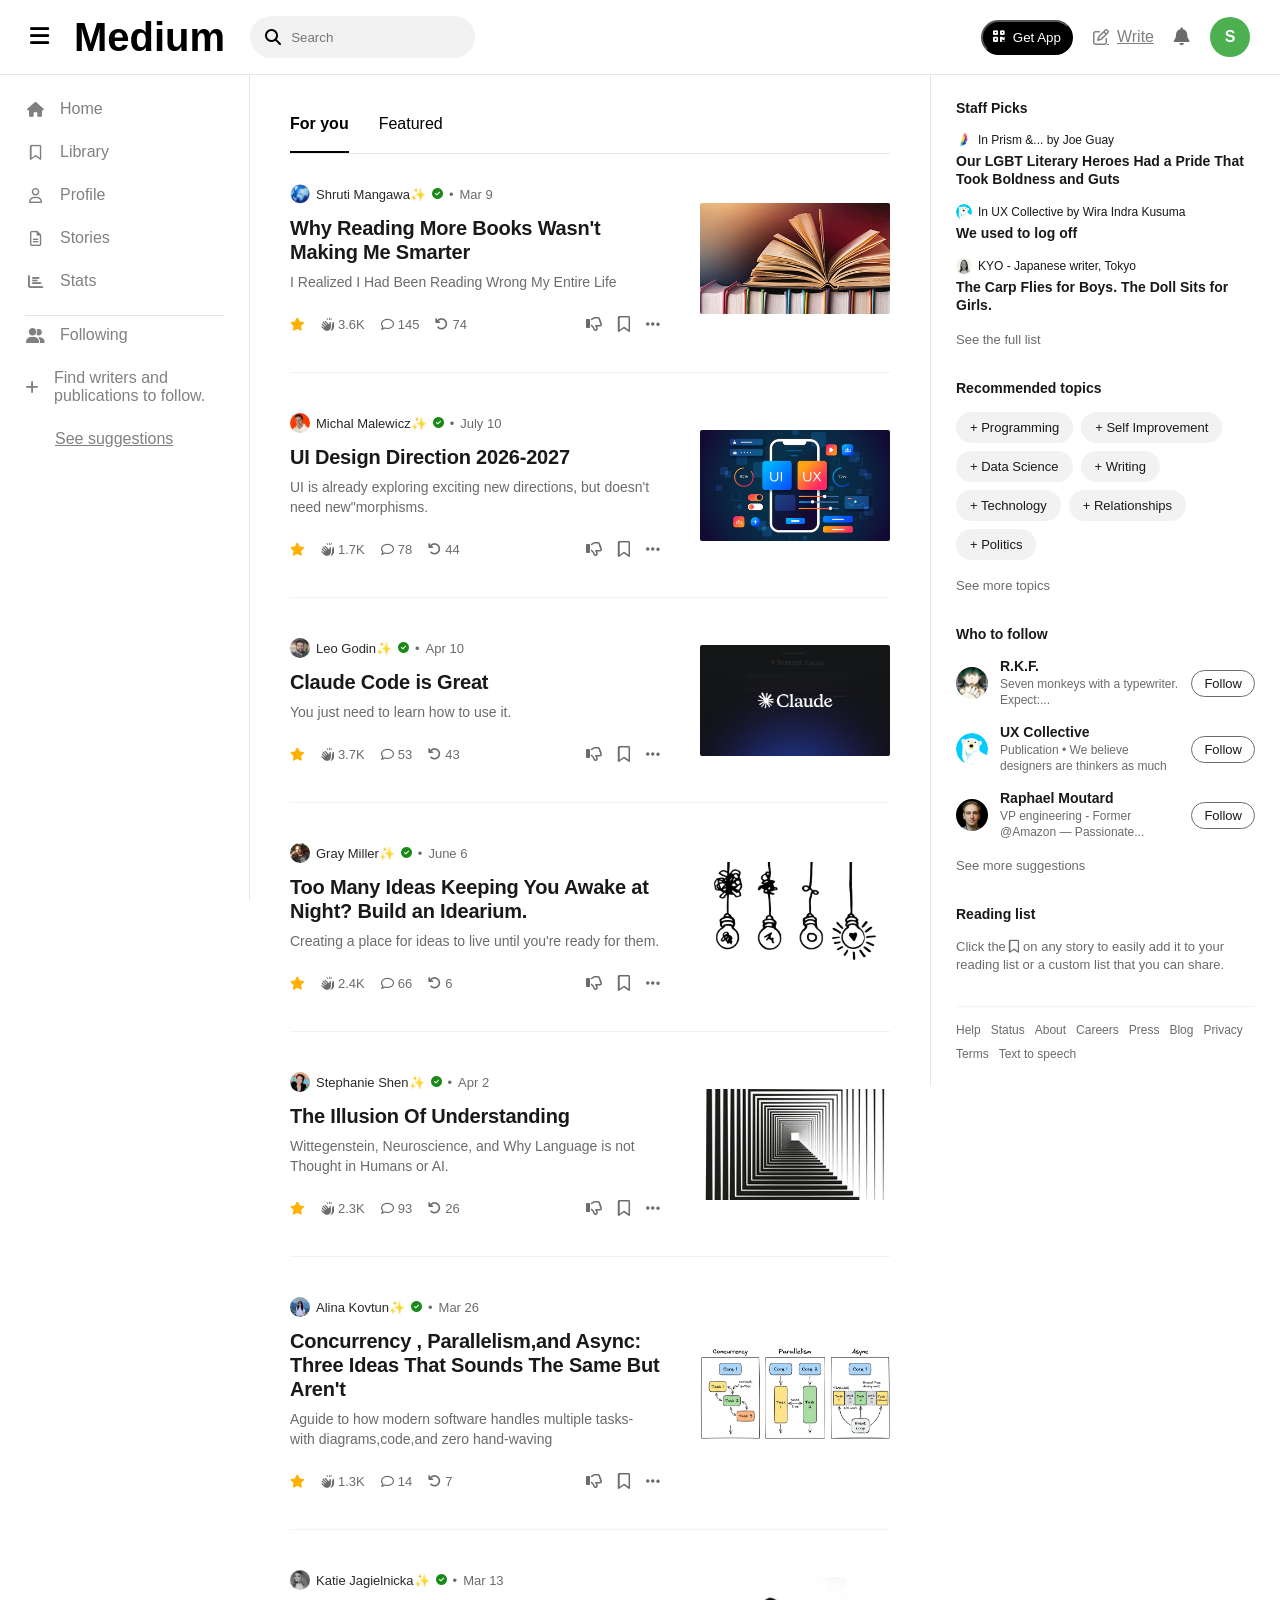
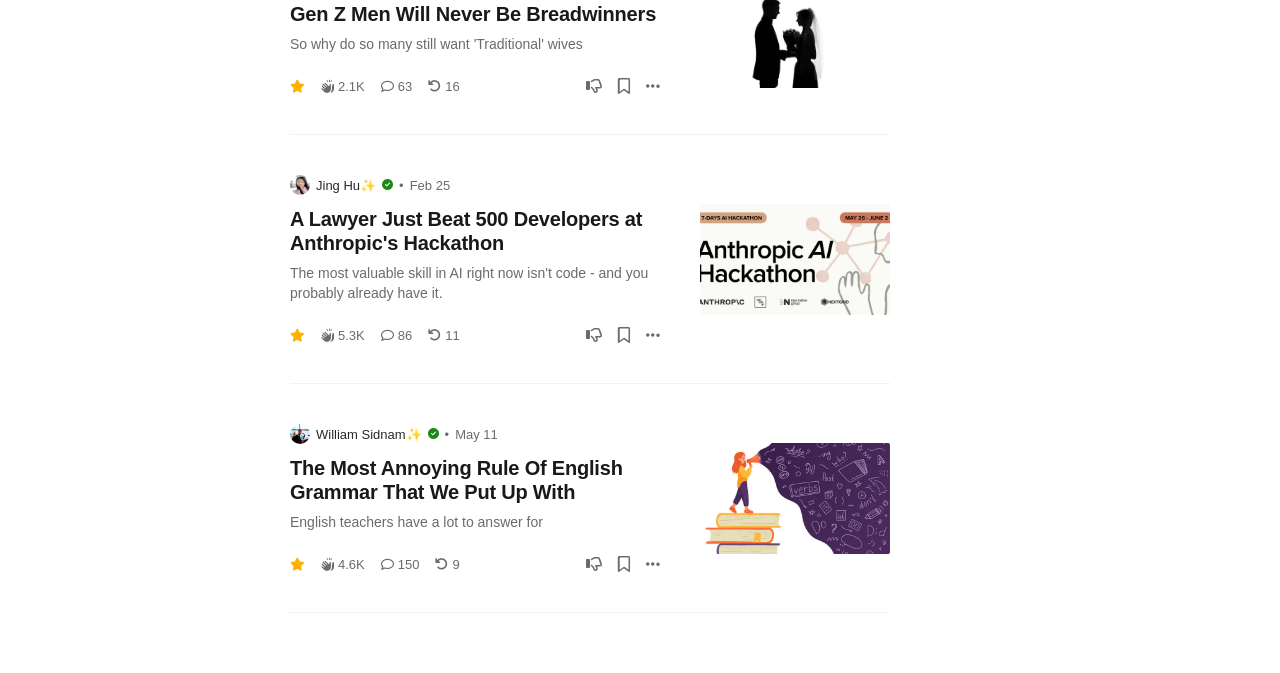
<file: index.html>
<!DOCTYPE html>
<html lang="en">
<head>
    <meta charset="UTF-8">
    <meta name="viewport" content="width=device-width, initial-scale=1.0">
    <title>Medium Clone</title>
    <link rel="stylesheet" href="style.css">
   <link rel="stylesheet" href="https://cdnjs.cloudflare.com/ajax/libs/font-awesome/6.7.2/css/all.min.css">
</head>
<body>
    <header>
        
        <div class="nav-left">
       
        <div class="menu-toggle">
        <i class="fa-solid fa-bars"></i>
        </div>

        
        <div class="logo">
           Medium
        </div>

        <div class="search-box">
        <i class="fa-solid fa-magnifying-glass"></i>
        <input type="text" id="searchInput" placeholder="Search">
    </div>
    </div>
        
    <div class="nav-right">
           
            <button>
                <i class="fa-solid fa-qrcode"></i>
                Get App
            </button>
            
            <a href="write.html" class="write">
           <i class="fa-regular fa-pen-to-square"></i>
           <span>Write</span>
           </a>
           
        <i class="fa-solid fa-bell"></i>
        <div class="profile">
         S
        </div>
        </div>
    </header>

    <div class="container">

    <aside class="left-sidebar">
      
        <div class="menu-item">
        <i class="fa-solid fa-house"></i>
        <span>Home</span>
     </div>

     <div class="menu-item">
      <i class="fa-regular fa-bookmark"></i>
       <span>Library</span>
     </div>

     <div class="menu-item">
        <i class="fa-regular fa-user"></i>
        <span>Profile</span>
     </div>

     <div class="menu-item">
         <i class="fa-regular fa-file-lines"></i>
        <span>Stories</span>
     </div>

     <div class="menu-item">
       <i class="fa-solid fa-chart-bar"></i>
        <span>Stats</span>
     </div>

     <div class="divider"></div>

     <div class="menu-item">
      <i class="fa-solid fa-user-group"></i>
      <span>Following</span>
     </div>

     <div class="menu-item input-like">
      <i class="fa-solid fa-plus"></i>
      <span>Find writers and publications to follow.</span>
     </div>

     <div class="menu-item">
     <span>See suggestions</span>
     </div>
    </aside>

    <main class="content">
      <div class="top-menu">
        <span class="selected">For you</span>
        <span>Featured</span>
      </div>

      <div class="article-feed">
        
        <article class="post-card">
            <div class="post-left">
                <div class="author-info">
                    <img src="./image1.jpg" alt="Author" class="author-img">
                    <span class="author-name">Shruti Mangawa✨</span>
                    <i class="fa-solid fa-circle-check verified-icon"></i>
                    <span class="dot">•</span>
                    <span class="date">Mar 9</span>
                </div>
                <h2 class="post-title">Why Reading More Books Wasn't Making Me Smarter</h2>
                <p class="post-subtitle">I Realized I Had Been Reading Wrong My Entire Life</p>
                <div class="post-footer">
                    <div class="footer-left">
                        <span class="star-icon"><i class="fa-solid fa-star"></i></span>
                        <span class="stat"><i class="fa-solid fa-hands-clapping"></i> 3.6K</span>
                        <span class="stat"><i class="fa-regular fa-comment"></i> 145</span>
                        <span class="stat"><i class="fa-solid fa-arrow-rotate-left"></i> 74</span>
                    </div>
                    <div class="footer-right">
                        <i class="fa-regular fa-thumbs-down-up"><i class="fa-regular fa-thumbs-down"></i></i>
                        <i class="fa-regular fa-bookmark"></i>
                        <i class="fa-solid fa-ellipsis"></i>
                    </div>
                </div>
            </div>
            <div class="post-right">
                <img src="./image1.1.jpg" alt="Cover Image" class="cover-img">
            </div>
        </article>

        <article class="post-card">
            <div class="post-left">
                <div class="author-info">
                    <img src="./image2.webp" alt="Author" class="author-img">
                    <span class="author-name">Michal Malewicz✨</span>
                    <i class="fa-solid fa-circle-check verified-icon"></i>
                    <span class="dot">•</span>
                    <span class="date">July 10</span>
                </div>
                <h2 class="post-title">UI Design Direction 2026-2027</h2>
                <p class="post-subtitle">UI is already exploring exciting new directions, but doesn't need new"morphisms.</p>
                <div class="post-footer">
                    <div class="footer-left">
                        <span class="star-icon"><i class="fa-solid fa-star"></i></span>
                        <span class="stat"><i class="fa-solid fa-hands-clapping"></i> 1.7K</span>
                        <span class="stat"><i class="fa-regular fa-comment"></i> 78</span>
                        <span class="stat"><i class="fa-solid fa-arrow-rotate-left"></i> 44</span>
                    </div>
                    <div class="footer-right">
                        <i class="fa-regular fa-thumbs-down"></i>
                        <i class="fa-regular fa-bookmark"></i>
                        <i class="fa-solid fa-ellipsis"></i>
                    </div>
                </div>
            </div>
            <div class="post-right">
                <img src="./image2.2.avif" alt="Cover Image" class="cover-img">
            </div>
        </article>

        <article class="post-card">
            <div class="post-left">
                <div class="author-info">
                    <img src="./image3.jpg" alt="Author" class="author-img">
                    <span class="author-name">Leo Godin✨</span>
                    <i class="fa-solid fa-circle-check verified-icon"></i>
                    <span class="dot">•</span>
                    <span class="date">Apr 10</span>
                </div>
                <h2 class="post-title">Claude Code is Great</h2>
                <p class="post-subtitle">You just need to learn how to use it.</p>
                <div class="post-footer">
                    <div class="footer-left">
                        <span class="star-icon"><i class="fa-solid fa-star"></i></span>
                        <span class="stat"><i class="fa-solid fa-hands-clapping"></i> 3.7K</span>
                        <span class="stat"><i class="fa-regular fa-comment"></i> 53</span>
                        <span class="stat"><i class="fa-solid fa-arrow-rotate-left"></i> 43</span>
                    </div>
                    <div class="footer-right">
                        <i class="fa-regular fa-thumbs-down"></i>
                        <i class="fa-regular fa-bookmark"></i>
                        <i class="fa-solid fa-ellipsis"></i>
                    </div>
                </div>
            </div>
            <div class="post-right">
                <img src="./image3.3.jpeg" alt="Cover Image" class="cover-img">
            </div>
        </article>

        <article class="post-card">
            <div class="post-left">
                <div class="author-info">
                    <img src="./image4.jpg" alt="Author" class="author-img">
                    <span class="author-name">Gray Miller✨</span>
                    <i class="fa-solid fa-circle-check verified-icon"></i>
                    <span class="dot">•</span>
                    <span class="date">June 6</span>
                </div>
                <h2 class="post-title">Too Many Ideas Keeping You Awake at Night? Build an Idearium.</h2>
                <p class="post-subtitle">Creating a place for ideas to live until you're ready for them.</p>
                <div class="post-footer">
                    <div class="footer-left">
                        <span class="star-icon"><i class="fa-solid fa-star"></i></span>
                        <span class="stat"><i class="fa-solid fa-hands-clapping"></i> 2.4K</span>
                        <span class="stat"><i class="fa-regular fa-comment"></i> 66</span>
                        <span class="stat"><i class="fa-solid fa-arrow-rotate-left"></i> 6</span>
                    </div>
                    <div class="footer-right">
                        <i class="fa-regular fa-thumbs-down"></i>
                        <i class="fa-regular fa-bookmark"></i>
                        <i class="fa-solid fa-ellipsis"></i>
                    </div>
                </div>
            </div>
            <div class="post-right">
                <img src="./image4.4.avif" alt="Cover Image" class="cover-img">
            </div>
        </article>

        <article class="post-card">
            <div class="post-left">
                <div class="author-info">
                    <img src="./image5.jpg" alt="Author" class="author-img">
                    <span class="author-name">Stephanie Shen✨</span>
                    <i class="fa-solid fa-circle-check verified-icon"></i>
                    <span class="dot">•</span>
                    <span class="date">Apr 2</span>
                </div>
                <h2 class="post-title">The Illusion Of Understanding</h2>
                <p class="post-subtitle">Wittegenstein, Neuroscience, and Why Language is not Thought in Humans or AI.</p>
                <div class="post-footer">
                    <div class="footer-left">
                        <span class="star-icon"><i class="fa-solid fa-star"></i></span>
                        <span class="stat"><i class="fa-solid fa-hands-clapping"></i> 2.3K</span>
                        <span class="stat"><i class="fa-regular fa-comment"></i> 93</span>
                        <span class="stat"><i class="fa-solid fa-arrow-rotate-left"></i> 26</span>
                    </div>
                    <div class="footer-right">
                        <i class="fa-regular fa-thumbs-down"></i>
                        <i class="fa-regular fa-bookmark"></i>
                        <i class="fa-solid fa-ellipsis"></i>
                    </div>
                </div>
            </div>
            <div class="post-right">
                <img src="./image5.5.webp" alt="Cover Image" class="cover-img">
            </div>
        </article>

         <article class="post-card">
            <div class="post-left">
                <div class="author-info">
                    <img src="./image6.jpg" alt="Author" class="author-img">
                    <span class="author-name">Alina Kovtun✨</span>
                    <i class="fa-solid fa-circle-check verified-icon"></i>
                    <span class="dot">•</span>
                    <span class="date">Mar 26</span>
                </div>
                <h2 class="post-title">Concurrency , Parallelism,and Async: Three Ideas That Sounds The Same But Aren't</h2>
                <p class="post-subtitle">Aguide to how modern software handles multiple tasks- with diagrams,code,and zero hand-waving</p>
                <div class="post-footer">
                    <div class="footer-left">
                        <span class="star-icon"><i class="fa-solid fa-star"></i></span>
                        <span class="stat"><i class="fa-solid fa-hands-clapping"></i> 1.3K</span>
                        <span class="stat"><i class="fa-regular fa-comment"></i> 14</span>
                        <span class="stat"><i class="fa-solid fa-arrow-rotate-left"></i> 7</span>
                    </div>
                    <div class="footer-right">
                        <i class="fa-regular fa-thumbs-down"></i>
                        <i class="fa-regular fa-bookmark"></i>
                        <i class="fa-solid fa-ellipsis"></i>
                    </div>
                </div>
            </div>
            <div class="post-right">
                <img src="./image6.6.png" alt="Cover Image" class="cover-img">
            </div>
        </article>

         <article class="post-card">
            <div class="post-left">
                <div class="author-info">
                    <img src="./image7.jpg" alt="Author" class="author-img">
                    <span class="author-name">Katie Jagielnicka✨</span>
                    <i class="fa-solid fa-circle-check verified-icon"></i>
                    <span class="dot">•</span>
                    <span class="date">Mar 13</span>
                </div>
                <h2 class="post-title">Gen Z Men Will Never Be Breadwinners</h2>
                <p class="post-subtitle">So why do so many still want 'Traditional' wives</p>
                <div class="post-footer">
                    <div class="footer-left">
                        <span class="star-icon"><i class="fa-solid fa-star"></i></span>
                        <span class="stat"><i class="fa-solid fa-hands-clapping"></i> 2.1K</span>
                        <span class="stat"><i class="fa-regular fa-comment"></i> 63</span>
                        <span class="stat"><i class="fa-solid fa-arrow-rotate-left"></i> 16</span>
                    </div>
                    <div class="footer-right">
                        <i class="fa-regular fa-thumbs-down"></i>
                        <i class="fa-regular fa-bookmark"></i>
                        <i class="fa-solid fa-ellipsis"></i>
                    </div>
                </div>
            </div>
            <div class="post-right">
                <img src="./IMG1.1.webp" alt="Cover Image" class="cover-img">
            </div>
        </article>

         <article class="post-card">
            <div class="post-left">
                <div class="author-info">
                    <img src="./image8.jpg" alt="Author" class="author-img">
                    <span class="author-name">Jing Hu✨</span>
                    <i class="fa-solid fa-circle-check verified-icon"></i>
                    <span class="dot">•</span>
                    <span class="date">Feb 25</span>
                </div>
                <h2 class="post-title">A Lawyer Just Beat 500 Developers at Anthropic's Hackathon</h2>
                <p class="post-subtitle">The most valuable skill in AI right now isn't code - and you probably already have it.</p>
                <div class="post-footer">
                    <div class="footer-left">
                        <span class="star-icon"><i class="fa-solid fa-star"></i></span>
                        <span class="stat"><i class="fa-solid fa-hands-clapping"></i> 5.3K</span>
                        <span class="stat"><i class="fa-regular fa-comment"></i> 86</span>
                        <span class="stat"><i class="fa-solid fa-arrow-rotate-left"></i> 11</span>
                    </div>
                    <div class="footer-right">
                        <i class="fa-regular fa-thumbs-down"></i>
                        <i class="fa-regular fa-bookmark"></i>
                        <i class="fa-solid fa-ellipsis"></i>
                    </div>
                </div>
            </div>
            <div class="post-right">
                <img src="./image8.8.webp" alt="Cover Image" class="cover-img">
            </div>
        </article>

         <article class="post-card">
            <div class="post-left">
                <div class="author-info">
                    <img src="./image9.webp" alt="Author" class="author-img">
                    <span class="author-name">William Sidnam✨</span>
                    <i class="fa-solid fa-circle-check verified-icon"></i>
                    <span class="dot">•</span>
                    <span class="date">May 11</span>
                </div>
                <h2 class="post-title">The Most Annoying Rule Of English Grammar That We Put Up With</h2>
                <p class="post-subtitle">English teachers have a lot to answer for</p>
                <div class="post-footer">
                    <div class="footer-left">
                        <span class="star-icon"><i class="fa-solid fa-star"></i></span>
                        <span class="stat"><i class="fa-solid fa-hands-clapping"></i> 4.6K</span>
                        <span class="stat"><i class="fa-regular fa-comment"></i> 150</span>
                        <span class="stat"><i class="fa-solid fa-arrow-rotate-left"></i> 9</span>
                    </div>
                    <div class="footer-right">
                        <i class="fa-regular fa-thumbs-down"></i>
                        <i class="fa-regular fa-bookmark"></i>
                        <i class="fa-solid fa-ellipsis"></i>
                    </div>
                </div>
            </div>
            <div class="post-right">
                <img src="./image9.9.jpg" alt="Cover Image" class="cover-img">
            </div>
        </article>

    </div>

    </main>

    <aside class="right-sidebar">
      
     <div class="sidebar-section">
        <h4 class="section-title">Staff Picks</h4>
        
        <div class="pick-item">
            <div class="pick-author">
                <img src="./IMG1.png" alt="Author">
                <span>In Prism &... by Joe Guay</span>
            </div>
            <h5 class="pick-heading">Our LGBT Literary Heroes Had a Pride That Took Boldness and Guts</h5>
        </div>

        <div class="pick-item">
            <div class="pick-author">
                <img src="./IMG6.jpg" alt="Author">
                <span>In UX Collective by Wira Indra Kusuma</span>
            </div>
            <h5 class="pick-heading">We used to log off</h5>
        </div>

        <div class="pick-item">
            <div class="pick-author">
                <img src="./IMG4.jpg" alt="Author">
                <span>KYO - Japanese writer, Tokyo</span>
            </div>
            <h5 class="pick-heading">The Carp Flies for Boys. The Doll Sits for Girls.</h5>
        </div>
        
        <a href="#" class="see-more-link">See the full list</a>
    </div>

    <div class="sidebar-section">
        <h4 class="section-title">Recommended topics</h4>
        <div class="topic-tags">
            <span class="tag-btn">+ Programming</span>
            <span class="tag-btn">+ Self Improvement</span>
            <span class="tag-btn">+ Data Science</span>
            <span class="tag-btn">+ Writing</span>
            <span class="tag-btn">+ Technology</span>
            <span class="tag-btn">+ Relationships</span>
            <span class="tag-btn">+ Politics</span>
        </div>
        <a href="#" class="see-more-link">See more topics</a>
    </div>

    <div class="sidebar-section">
        <h4 class="section-title">Who to follow</h4>
        
        <div class="follow-row">
            <img src="./IMG5.jpg" alt="User" class="follow-img">
            <div class="follow-info">
                <h5>R.K.F.</h5>
                <p>Seven monkeys with a typewriter. Expect:...</p>
            </div>
            <button class="follow-btn">Follow</button>
        </div>

        <div class="follow-row">
            <img src="./IMG6.jpg" alt="User" class="follow-img">
            <div class="follow-info">
                <h5>UX Collective</h5>
                <p>Publication • We believe designers are thinkers as much as they...</p>
            </div>
            <button class="follow-btn">Follow</button>
        </div>

        <div class="follow-row">
            <img src="./IMG8.jpg" alt="User" class="follow-img">
            <div class="follow-info">
                <h5>Raphael Moutard</h5>
                <p>VP engineering - Former @Amazon — Passionate...</p>
            </div>
            <button class="follow-btn">Follow</button>
        </div>

        <a href="#" class="see-more-link">See more suggestions</a>
    </div>

    <div class="sidebar-section">
        <h4 class="section-title">Reading list</h4>
        <p class="list-text">Click the <i class="fa-regular fa-bookmark"></i> on any story to easily add it to your reading list or a custom list that you can share.</p>
    </div>

    <footer class="sidebar-footer">
        <a href="#">Help</a>
        <a href="#">Status</a>
        <a href="#">About</a>
        <a href="#">Careers</a>
        <a href="#">Press</a>
        <a href="#">Blog</a>
        <a href="#">Privacy</a>
        <a href="#">Terms</a>
        <a href="#">Text to speech</a>
    </footer>

    </aside>

</div>
<script src="script.js"></script>
</body>
</html>
</file>
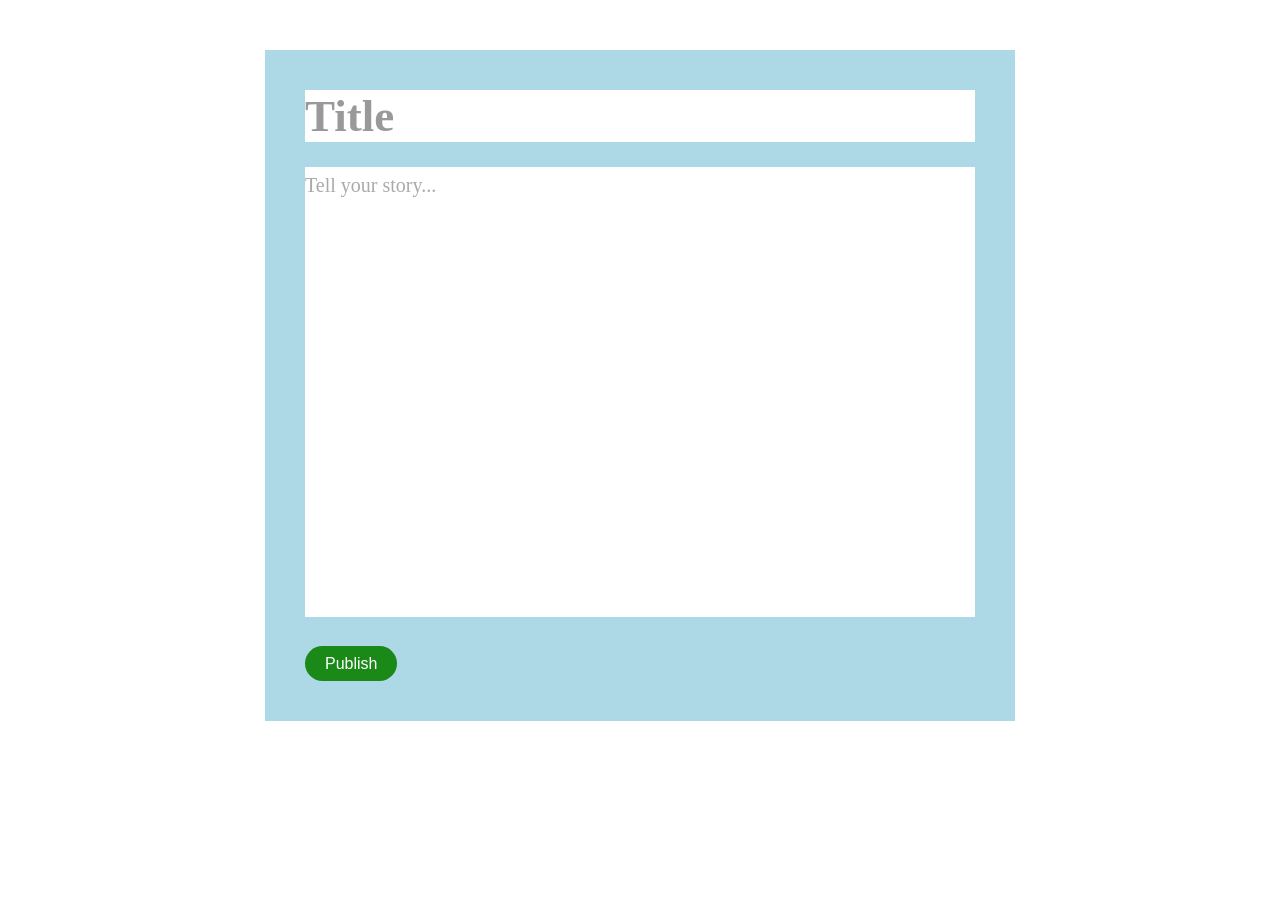
<file: write.html>
<!DOCTYPE html>
<html>
<head>
    <title>Write Story</title>
    <link rel="stylesheet" href="style.css">
</head>

<body>

<div class="write-page">

    <input type="text" id="storyTitle" placeholder="Title">

    <textarea id="storyContent" placeholder="Tell your story..."></textarea>

    <button id="publishBtn">Publish</button>

</div>


<script src="script.js"></script>

</body>
</html>
</file>
<file: style.css>
*{
    margin:0;
    padding: 0;
    box-sizing: border-box;
    font-family:Arial, sans-serif ;
}

body{
    background-color: white;
}

header{
    height: 75px;
    display: flex;
    justify-content: space-between;
    align-items: center;
    padding: 0 30px;
    border-bottom: 1px solid #e6e6e6;
    position: fixed;
    top: 0;
    left: 0;
    width: 100%;
    background-color: white;
    z-index: 1000;
}

.menu-toggle{
    font-size: 22px;
    cursor: pointer;
}

.left-sidebar.hide-sidebar{
    display: none;
}

.logo{
    font-size: 40px;
    font-weight: bold;
    cursor: pointer;
}

.search-box{
    display:flex;
    align-items:center;
    background:#f2f2f2;
    border-radius:25px;
    padding:0 15px;
    height:42px;
}

.search-box input{
    border:none;
    outline:none;
    background:transparent;
    padding-left:10px;
}

.nav-left{
    display: flex;
    align-items: center;
    gap: 25px;
}

.nav-right{
    display: flex;
    align-items: center;
    gap: 20px;
}

button{
    display: flex;
    align-items: center;
    background:black;
    border-radius: 20px;
    padding: 0 10px;
    height: 35px;
    gap: 8px;
    color: white;
}

.write{
    display:flex;
    align-items:center;
    gap:8px;
    color:grey;
    cursor:pointer;
}

.fa-bell{
    font-size:18px;
    color:#6b6b6b;
    cursor:pointer;
}

.profile{
    width:40px;
    height:40px;
    border-radius:50%;
    background:#4caf50;
    color:white;
    display:flex;
    justify-content:center;
    align-items:center;
    font-weight:bold;
    cursor:pointer;
}

.container{
    display:flex;
    align-items: flex-start;
    width:100%;
    margin-top: 75px;
}

.left-sidebar {
    position: sticky;
    top: 75px;
    width: 250px;
    height: calc(100vh - 75px); 
    border-right: 1px solid #e6e6e6;
    padding: 25px;
    box-sizing: border-box;
    overflow-y: auto;
}


.menu-item{
    display: flex;
    align-items: center;
    gap: 15px;
    margin-bottom: 25px;
    cursor: pointer;
    color: grey;
}

.menu-item i{
    text-align: center;
    font-size: 15px;
    width: 20px;
}

.menu-item:hover{
    color: black;

}

.divider{
    height: 1px;
    background-color: #e6e6e6;
    margin: 10px 0;
}

.input-like{
  cursor:text;
}

.menu-item:last-child{
    display: flex;
    align-items: center;
    gap: 15px;
    text-decoration: underline;
    padding-left: 30px;
}

.content{
    flex:1;
    min-height:calc(100vh - 75px);
    padding: 20px 40px;
}

.top-menu{
    display: flex;
    gap: 30px;
    padding: 20px 0;
    cursor: pointer;
    border-bottom: 1px solid #e6e6e6;
    margin-bottom: 30px;
}

.top-menu span{
    position:relative
}

.selected{
    color: black;
    font-weight: 600;
}

.selected::after{
    content:"";
    position:absolute;
    left:0;
    bottom:-20px;
    width:100%;
    height:2px;
    background:black;
}

.write-page{
    width:750px;
    margin:50px auto;
    padding:40px;
    background:lightblue;
}


.write-page input{
    width:100%;
    border:none;
    outline:none;
    font-size:45px;
    font-weight:700;
    color:#242424;
    margin-bottom:25px;
    font-family:Georgia, serif;
}


.write-page input::placeholder{
    color:#999;
}


.write-page textarea{
    width:100%;
    min-height:450px;
    border:none;
    outline:none;
    resize:none;
    font-size:20px;
    line-height:1.8;
    color:#333;
    font-family:Georgia, serif;
}


.write-page textarea::placeholder{
    color:#aaa;
}


.write-page button{
    margin-top:25px;
    padding:12px 28px;
    border:none;
    border-radius:25px;
    background:#1a8917;
    color:white;
    font-size:16px;
    cursor:pointer;
    transition:0.3s;
}


.write-page button:hover{
    background:#146c12;
}

#publishBtn{
    background:#1a8917;
    color:white;
    border:none;
    padding:10px 20px;
    border-radius:20px;
    cursor:pointer;
}

.article-feed {
    display: flex;
    flex-direction: column;
}

.post-card {
    display: flex;
    justify-content: space-between;
    gap: 40px;
    padding-bottom: 40px;
    margin-bottom: 40px;
    border-bottom: 1px solid #f2f2f2;
    font-family: sans-serif;
}

.post-left {
    flex: 1;
}

.author-info {
    display: flex;
    align-items: center;
    gap: 6px;
    font-size: 13px;
    color: #292929;
    margin-bottom: 12px;
}

.author-img {
    width: 20px;
    height: 20px;
    border-radius: 50%;
}

.publication {
    font-weight: 600;
}

.by, .dot, .date {
    color: #6b6b6b;
}

.author-name {
    font-weight: 500;
}

.verified-icon {
    color: #1a8917;
    font-size: 11px;
}

.post-title {
    font-size: 20px;
    font-weight: 700;
    color: #191919;
    line-height: 24px;
    margin: 0 0 8px 0;
    letter-spacing: -0.01em;
}

.post-subtitle {
    font-size: 14px;
    color: #6b6b6b;
    line-height: 20px;
    margin: 0 0 24px 0;
}

.post-footer {
    display: flex;
    justify-content: space-between;
    align-items: center;
    color: #6b6b6b;
    font-size: 13px;
}

.footer-left {
    display: flex;
    align-items: center;
    gap: 16px;
}

.star-icon {
    color: #ffb000;
}

.stat {
    display: flex;
    align-items: center;
    gap: 4px;
    cursor: pointer;
}

.stat:hover {
    color: #191919;
}

.footer-right {
    display: flex;
    align-items: center;
    gap: 16px;
    font-size: 16px;
}

.footer-right i {
    cursor: pointer;
}

.footer-right i:hover {
    color: #191919;
}

.post-right {
    display: flex;
    align-items: center;
}

.cover-img {
    width: 190px;
    height: 111px;
    object-fit: cover;
    border-radius: 2px;
}

.right-sidebar{
    position: sticky;
    top: 75px;
    width:350px;
    height: auto;
    padding: 25px;
    box-sizing: border-box;
    border-left:1px solid #e6e6e6;
    overflow-y:visible;
}

.sidebar-section {
    margin-bottom: 32px;
    font-family: Arial, sans-serif;
}

.section-title {
    font-size: 14px;
    font-weight: 600;
    color: #191919;
    margin-bottom: 16px;
}

.pick-item {
    margin-bottom: 16px;
}

.pick-author {
    display: flex;
    align-items: center;
    gap: 6px;
    font-size: 12px;
    color: #191919;
    margin-bottom: 4px;
}

.pick-author img {
    width: 16px;
    height: 16px;
    border-radius: 50%;
}

.pick-heading {
    font-size: 14px;
    font-weight: 700;
    color: #191919;
    line-height: 18px;
    cursor: pointer;
}

.topic-tags {
    display: flex;
    flex-wrap: wrap;
    gap: 8px;
    margin-bottom: 16px;
}

.tag-btn {
    background-color: #f2f2f2;
    color: #191919;
    padding: 8px 14px;
    font-size: 13px;
    border-radius: 20px;
    cursor: pointer;
}

.tag-btn:hover {
    background-color: #e6e6e6;
}

.follow-row {
    display: flex;
    align-items: center;
    gap: 12px;
    margin-bottom: 16px;
}

.follow-img {
    width: 32px;
    height: 32px;
    border-radius: 50%;
    object-fit: cover;
}

.follow-info {
    flex: 1;
}

.follow-info h5 {
    font-size: 14px;
    font-weight: 700;
    color: #191919;
    margin-bottom: 2px;
}

.follow-info p {
    font-size: 12px;
    color: #6b6b6b;
    line-height: 16px;
    height: 32px;
    overflow: hidden;
    overflow: hidden;
    text-overflow: ellipsis;
}

.follow-btn {
    background: transparent;
    border: 1px solid #6b6b6b;
    color: #191919;
    padding: 5px 12px;
    font-size: 13px;
    border-radius: 15px;
    height: auto;
    cursor: pointer;
}

.follow-btn:hover {
    border-color: #191919;
}

.see-more-link {
    font-size: 13px;
    color: #6b6b6b; 
    text-decoration: none;
    display: inline-block;
}

.see-more-link:hover {
    color: #191919;
}

.list-text {
    font-size: 13px;
    color: #6b6b6b;
    line-height: 18px;
}

.sidebar-footer {
    display: flex;
    flex-wrap: wrap;
    gap: 10px;
    border-top: 1px solid #f2f2f2;
    padding-top: 16px;
}

.sidebar-footer a {
    font-size: 12px;
    color: #6b6b6b;
    text-decoration: none;
}

.sidebar-footer a:hover {
    text-decoration: underline;
}

@media (max-width: 900px){

    .container{
        flex-direction: column;
    }

    .left-sidebar,
    .content,
    .right-sidebar{
        width: 100%;
        border: none;
    }

    .left-sidebar{
        position: static;
        height: auto;
    }

    .right-sidebar{
        position: static;
    }

}

@media (max-width: 600px){

    button{
        display: none;
    }

    .write span{
        display: none;
    }

    .search-box{
        width: 100px;
    }

}
</file>
